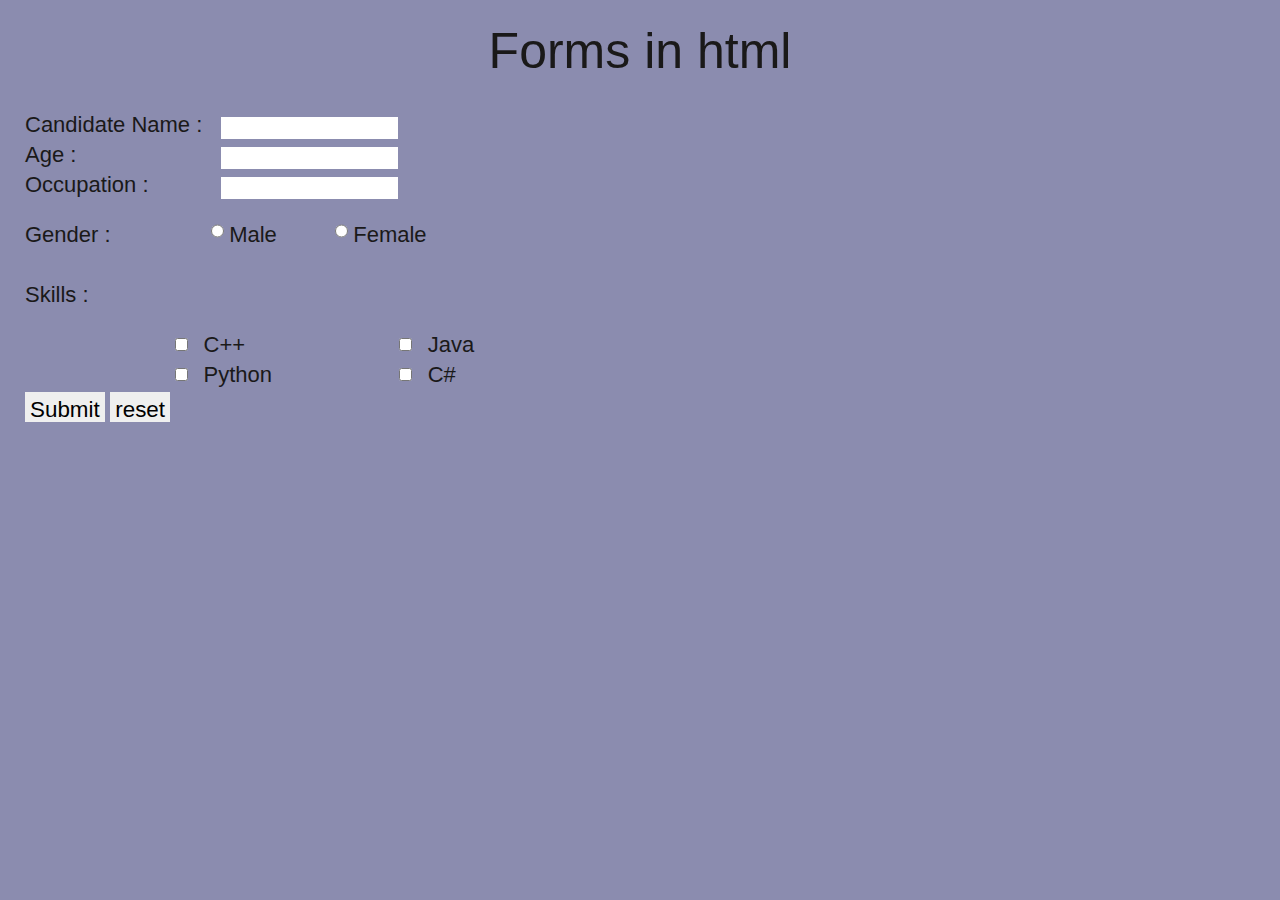
<file: Day 2/index.html>
<!DOCTYPE html>
<html lang="en">
<head>
    <meta charset="UTF-8">
    <meta name="viewport" content="width=device-width, initial-scale=1.0">
    <link rel="stylesheet" href="style.css">
    <title>Document</title>
</head>
<body>
    

<h1 class="title-top">Forms in html</h1>

<form action="">
<label for="Name">Candidate Name :</label>
<input type="text" id="Name"> 
<br>
<label for="Age">Age :</label>
<input type="number" id="Age" name="Age">
<br>
<label for="Occupation">Occupation :</label>
<input type="text" id="Occupation">
<br>
<div class="Gender">
    <label for="Gender">Gender :</label>
<input type="radio" name="gender" id="male">
<label for="male">Male</label>
<input type="radio" name="gender" id="female">
<label for="female">Female</label>

</div>




<br>
<label for="Skills">
    Skills :
</label>
<br>

<div class="boxes">
    <input type="checkbox" name="" id="C++"> 
<label for="C++">C++</label>
<input type="checkbox" name="" id="Java"> 
<label for="Java">Java</label>
<br>
<input type="checkbox" name="" id="Python"> 
<label for="Python">Python</label>
<input type="checkbox" name="" id="C#"> 
<label for="C#">C#</label>

</div>


<div class="buttons">
    <input type="submit" value"submit" id="submit">
<input type="reset" value="reset" id="reset">

</div>


</form>









</body>
</html>
</file>
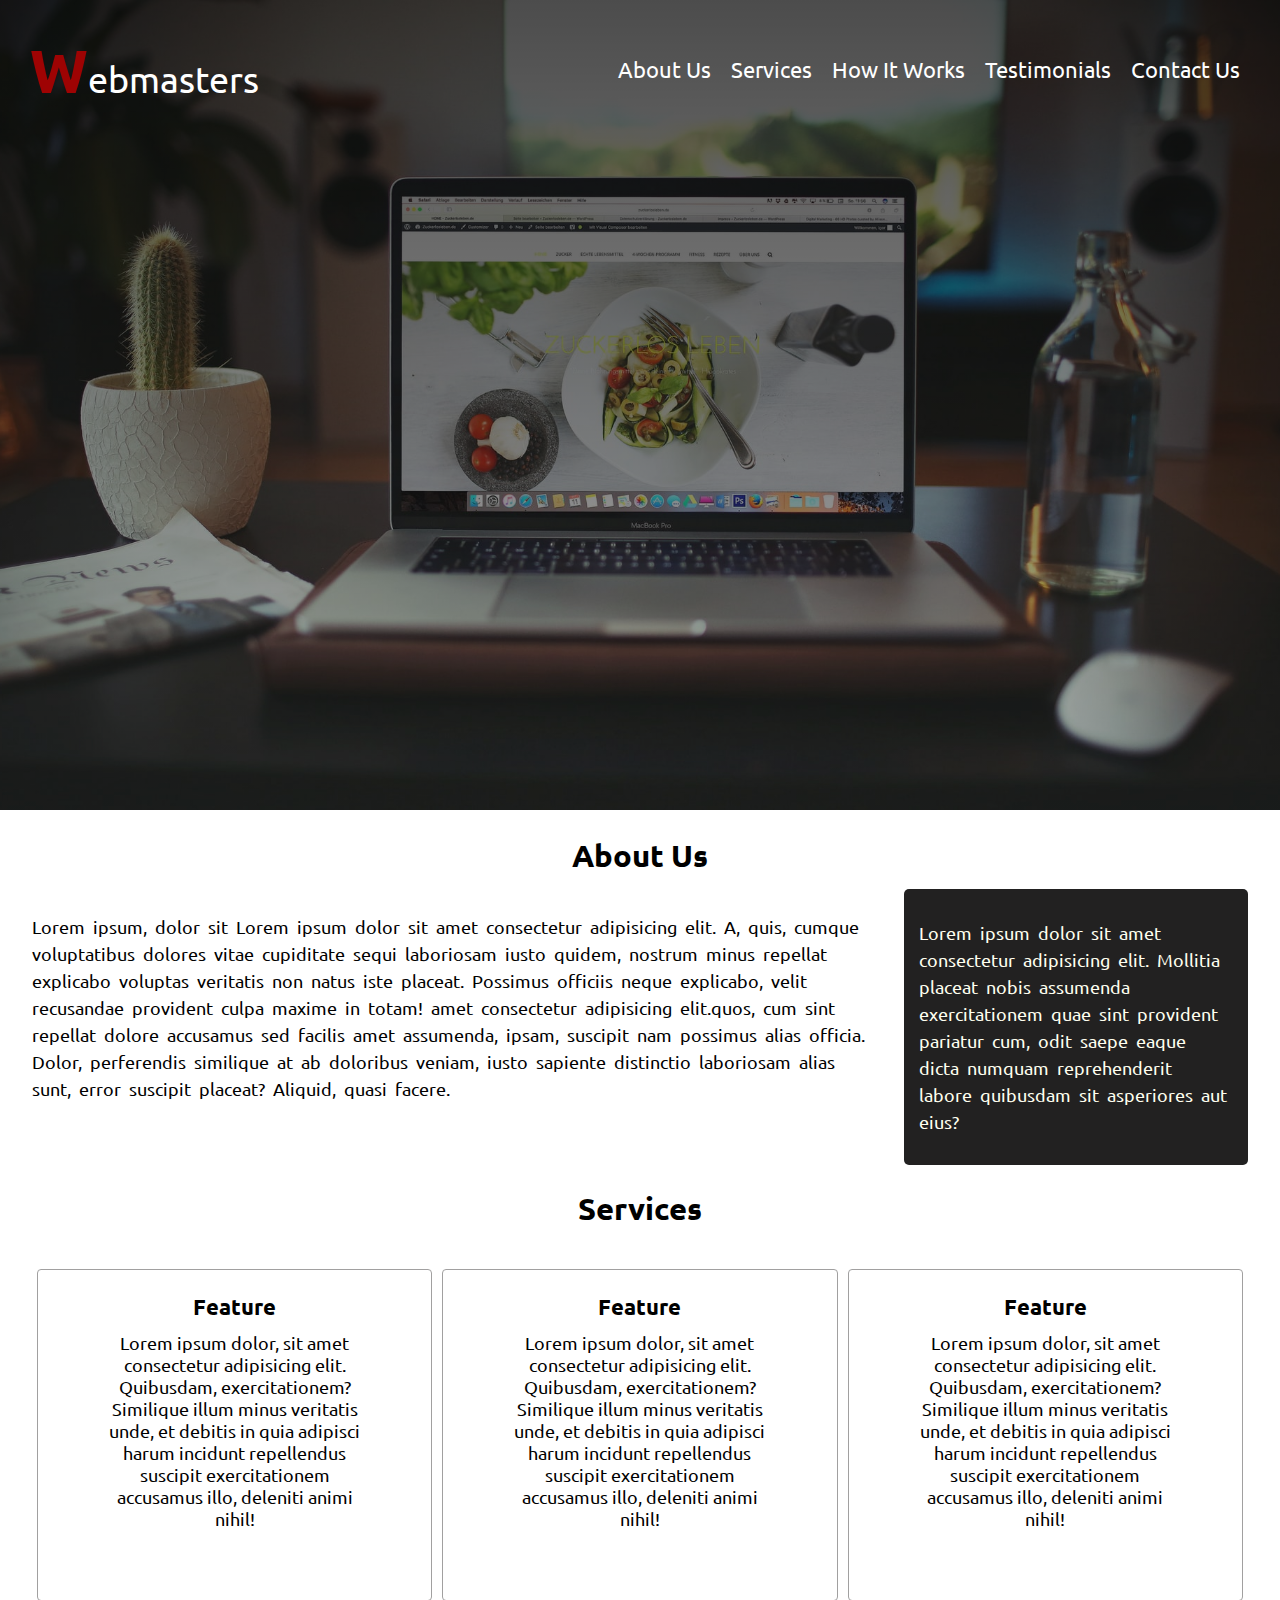
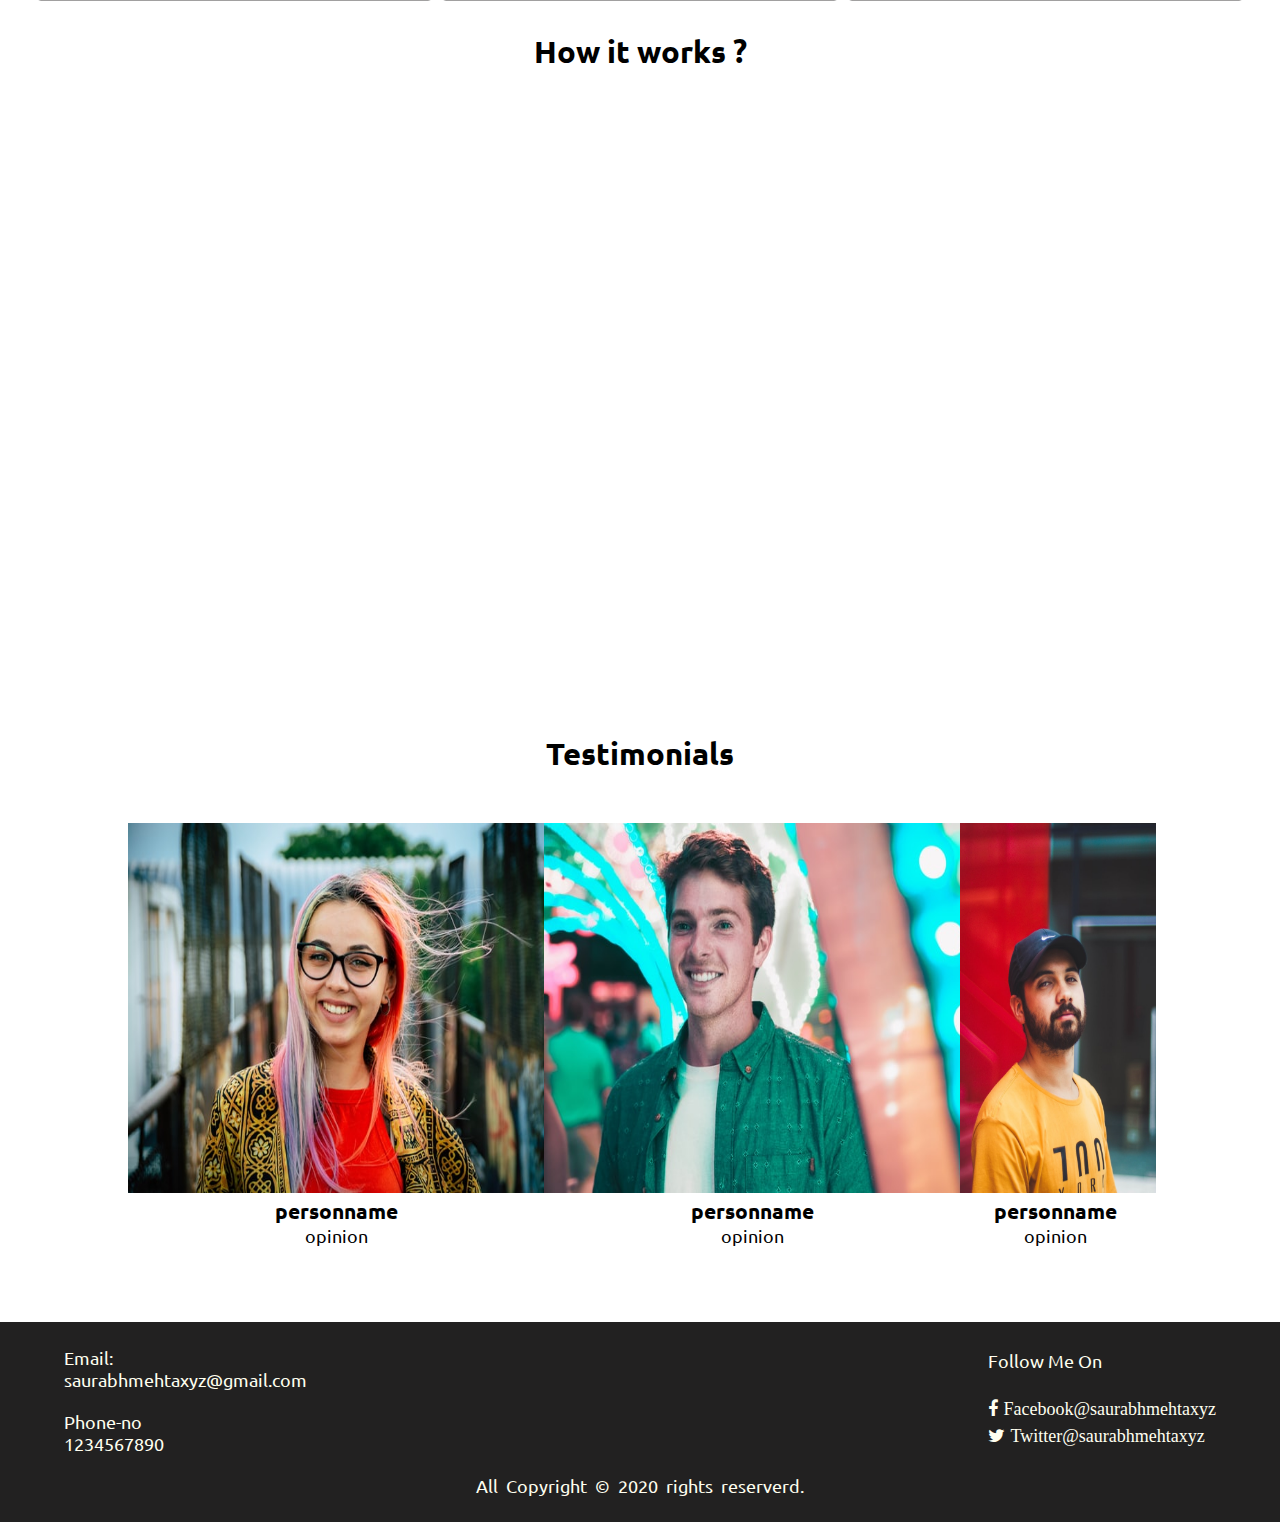
<file: Day 3/index.html>
<!DOCTYPE html>
<html lang="en">
<head>
    <meta charset="UTF-8">
    <meta name="viewport" content="width=device-width, initial-scale=1.0">
    <title>Site | Homepage</title>
    
    <!-- Google font-->
    <link href="https://fonts.googleapis.com/css2?family=Ubuntu:wght@300;400;700&display=swap" rel="stylesheet">
    
    <!-- Custom CSS -->
    <link rel="stylesheet" href="css/style.css">

    <!-- --------FontAwesome Icons---------- -->
    <link rel="stylesheet" href="https://cdnjs.cloudflare.com/ajax/libs/font-awesome/4.7.0/css/font-awesome.min.css">
</head>
<body>
    <header>
        <nav>
            <div class="main-logo">
                <span>W</span>ebmasters
            </div>
            <div class="nav-menu">
                <div class="nav-links"><a href="#About-us"> About Us</a></div>
                <div class="nav-links"><a href="#Services"> Services</a></div>
                <div class="nav-links"><a href="#How-it-works"> How It Works</a></div>
                <div class="nav-links"><a href="#Testimonials"> Testimonials</a></div>
                <div class="nav-links"><a href="#Contact-us"> Contact Us</a></div>
            </div>
        </nav>
    </header>
    <main>
        <section id="About-us">
            <h3 class="heading">About Us</h3>
            <div class="content">
                <p class ="main-content">Lorem ipsum, dolor sit Lorem ipsum dolor sit amet consectetur adipisicing elit. A, quis, cumque voluptatibus dolores vitae cupiditate sequi laboriosam iusto quidem, nostrum minus repellat explicabo voluptas veritatis non natus iste placeat. Possimus officiis neque explicabo, velit recusandae provident culpa maxime in totam! amet consectetur adipisicing elit.quos, cum sint repellat dolore accusamus sed facilis amet assumenda, ipsam, suscipit nam possimus alias officia. Dolor, perferendis similique at ab doloribus veniam, iusto sapiente distinctio laboriosam alias sunt, error suscipit placeat? Aliquid, quasi facere.</p>
                <p class="sidebar">Lorem ipsum dolor sit amet consectetur adipisicing elit. Mollitia placeat nobis assumenda exercitationem quae sint provident pariatur cum, odit saepe eaque dicta numquam reprehenderit labore quibusdam sit asperiores aut eius?</p>    
            </div>
        </section>
        <section id="Services">
            <h3 class="heading">Services</h3>
            <div class="content">
                <div>
                    <h4>Feature</h4>
                    <p>Lorem ipsum dolor, sit amet consectetur adipisicing elit. Quibusdam, exercitationem? Similique illum minus veritatis unde, et debitis in quia adipisci harum incidunt repellendus suscipit exercitationem accusamus illo, deleniti animi nihil!</p>
                </div>
                <div>
                    <h4>Feature</h4>
                    <p>Lorem ipsum dolor, sit amet consectetur adipisicing elit. Quibusdam, exercitationem? Similique illum minus veritatis unde, et debitis in quia adipisci harum incidunt repellendus suscipit exercitationem accusamus illo, deleniti animi nihil!</p>
                </div>
                <div>
                    <h4>Feature</h4>
                    <p>Lorem ipsum dolor, sit amet consectetur adipisicing elit. Quibusdam, exercitationem? Similique illum minus veritatis unde, et debitis in quia adipisci harum incidunt repellendus suscipit exercitationem accusamus illo, deleniti animi nihil!</p>
                </div>
            </div>
        </section>
        <section id="How-it-works">
            <h3 class="heading">How it works ?</h3>
            <iframe src="https://www.youtube.com/embed/MHns-oaIHIs" frameborder="0" allow="accelerometer; autoplay; clipboard-write; encrypted-media; gyroscope; picture-in-picture" allowfullscreen></iframe>
        </section>
        <section id="Testimonials">
            <h3 class= heading>Testimonials</h3>
            <div class="main-content">
                <div>
                    <img src="img/testimonial-1.jpg" alt="">
                    <h3>personname</h3>
                    <p>opinion</p>
                </div>
                <div>
                    <img src="img/testimonial-2.jpg" alt="">
                    <h3>personname</h3>
                    <p>opinion</p>
                </div>
                <div>
                    <img src="img/testimonial-3.jpg" alt="">
                    <h3>personname</h3>
                    <p>opinion</p>
                </div>
            </div>
        </section>
    </main>
    <footer>
       <section id="Contact-us">
    <div class="info">
        <p>Email:</p>
        <p><a href="saurabhmehta1601@gmail.com">saurabhmehtaxyz@gmail.com</a></p>
        <p>Phone-no</p>
        <p>1234567890</p>
    </div>
    <div class="social-links">
        <p>Follow Me On</p>
        <p><a href="#" class="fa fa-facebook"> Facebook@saurabhmehtaxyz</a>
        <p><a href="#" class="fa fa-twitter"> Twitter@saurabhmehtaxyz</a></p></p>
    </div>    
    </section> 
    <p class="copyright">All Copyright &copy; 2020 rights reserverd.</p>
    </footer>
</body>
</html>
</file>
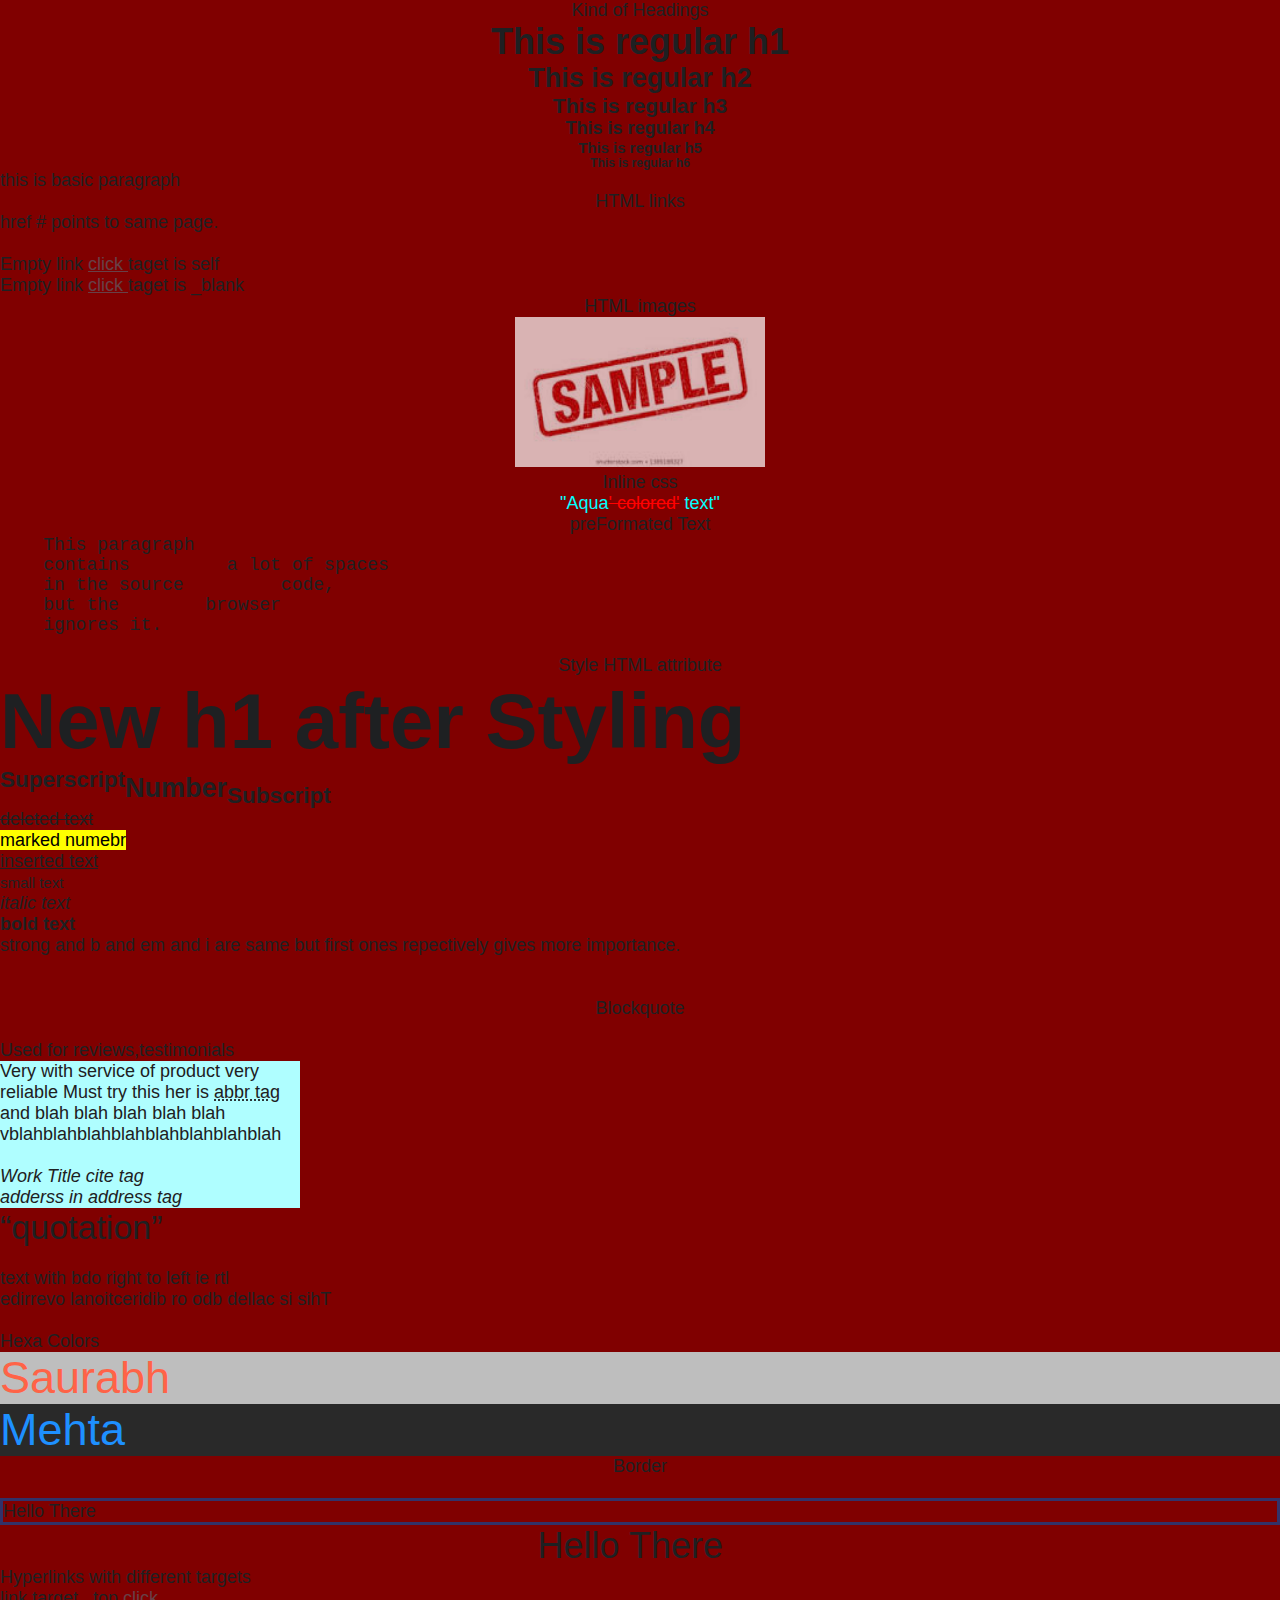
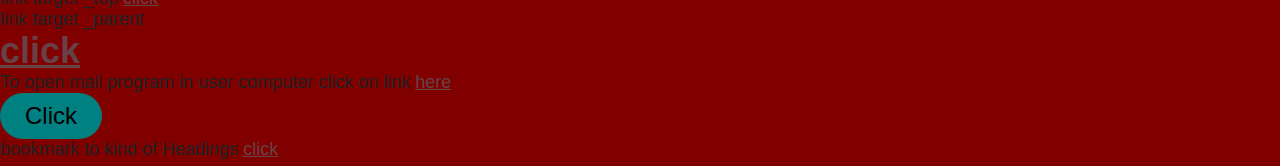
<file: Day1/index.html>
<!-- gettting started with html
Resource w3schools -->

<!DOCTYPE html>
<html lang="en">
<head>
    <meta charset="UTF-8">
    <meta name="viewport" content="width=device-width, initial-scale=1.0">
    <title>Document</title>
<link rel="stylesheet" href="style.css">
</head>
<body style="background-color: maroon;">
<center id="kindsofheadings">Kind of Headings</center>
<center>
    <h1 >This is regular h1</h1>
    <h2>This is regular h2</h2>
    <h3>This is regular h3</h3>
    <h4>This is regular h4</h4>
    <h5>This is regular h5</h5>
    <h6>This is regular h6</h6>

</center>

<p>this is basic paragraph</p>
<center>
    HTML links
</center>
href # points to same page. <br><br>
Empty link <a href="#">click </a> taget is self<br>
Empty link <a href="#" target="_blank">click </a> taget is _blank <br>

<center><p>HTML images</p>
    <img src="[data-uri]"  alt="Sample image" width=250px height=150px>
<p>Inline css</p>
<p style="color:aqua">"Aqua<span style="color:red;text-decoration: line-through;">' colored'</span> text"</p>

</center>





<center>preFormated Text</center>

<pre>
    This paragraph
    contains         a lot of spaces
    in the source         code,
    but the        browser
    ignores it.
    </pre>
    
<center>Style HTML attribute</center>

<h1 style="font-size:78px;font-family: Helvetica;">New h1 after Styling</h1>

<h2><sup>Superscript</sup>Number<sub>Subscript</sub></h2>
<del>deleted text</del><br>
<mark>marked numebr</mark><br>
<ins>inserted text</ins><br>
<small>small text</small><br>
<i>italic text</i><br>
<b>bold text</b><br>
strong and b and em and i are same but first ones repectively gives more importance. <br>
<br><br>
<center>Blockquote</center><br>
Used for reviews,testimonials

<blockquote style="background-color:rgb(175, 254, 255); width:300px;"  >
    Very  with service of product very reliable
Must try this her is <abbr title="this is title">abbr tag </abbr> and blah blah blah blah blah<br>vblahblahblahblahblahblahblahblah <br><br>
<cite>Work Title cite tag</cite>
<address>adderss in address tag</address></blockquote>

<q style="font-size: 34px;">quotation</q><br><br>

text with bdo right to left ie rtl <br>
<bdo dir="rtl">This is called bdo or bidirectional override  </bdo>
<br><br>
Hexa Colors

<p style="color:tomato;font-size: 45px;background-color: #bebebe;">Saurabh</p>
<p style="color:dodgerblue;font-size: 45px;background-color: #292929;">Mehta</p>
<center>Border</center>
<br>
<p style="border:rgb(50, 50, 105) 3px solid">Hello There</p>

<!-- CSS Started -->
<h1 class="heading1">
    Hello There
</h1>
<br>

Hyperlinks with different targets
<br>
link target _top <a href="https://www.google.com" target="_top">click</a>
<br>
link target _parent
<h1>
    <a href="https://www.google.com" target="_parent">click</a>
</h1>

To open mail program in user computer 
click on link <a href="mailto:saurabhmehta089@gmail.com">here</a>
<br>

<button ><a href="#">Click</a></button>
<br>
bookmark to kind of Headings
<a href="#kindsofheadings">click</a>






</body>
</html>
</file>
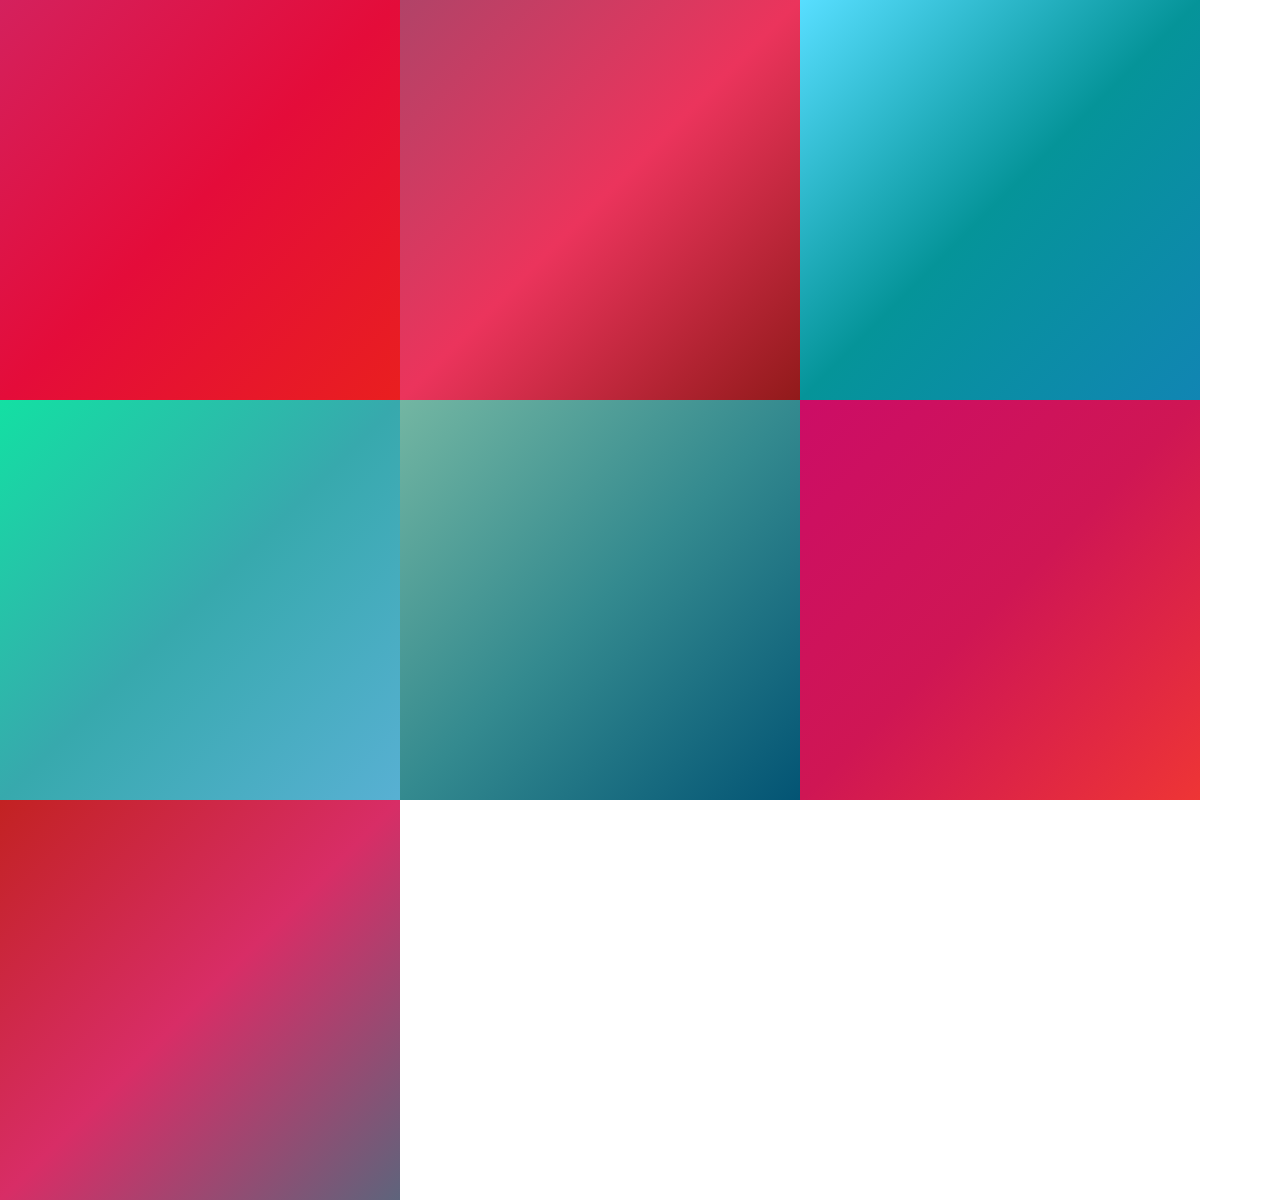
<file: Day 4/Gradients/index.html>
<!DOCTYPE html>
<html lang="en">
<head>
    <meta charset="UTF-8">
    <meta name="viewport" content="width=device-width, initial-scale=1.0">
    <title>Background</title>
    <link rel="stylesheet" href="style.css">
</head>
<body>
    <div class="container">
        <div class="box1">

        </div>
        <div class="box2">

        </div>
        <div class="box3">

        </div>
        <div class="box4">

        </div>
        <div class="box5">

        </div>
        <div class="box6">

        </div>
        <div class="box7">

        </div>
    </div>
</body>
</html>
</file>
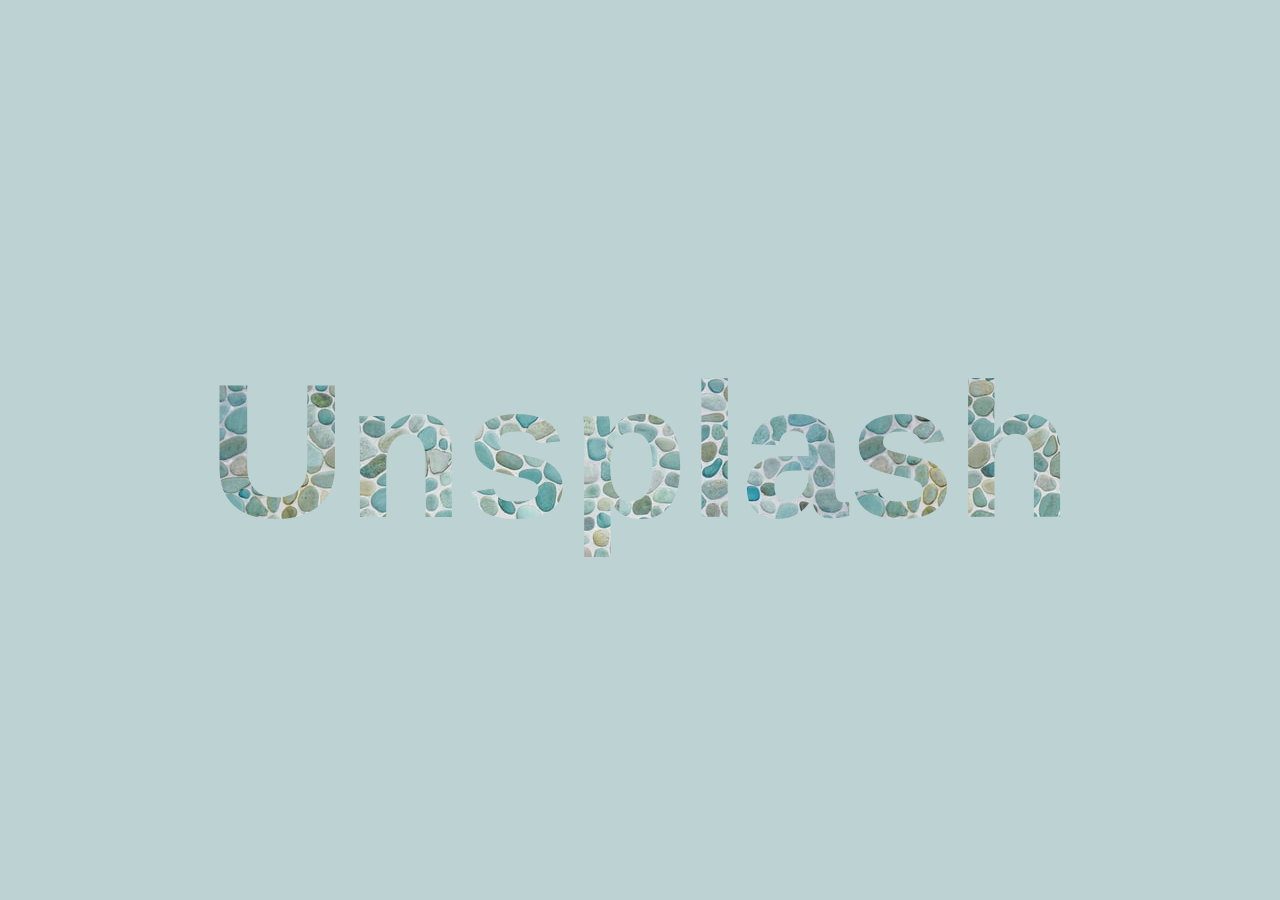
<file: Day 4/Text with background/index.html>
<!DOCTYPE html>
<html lang="en">
<head>
    <meta charset="UTF-8">
    <meta name="viewport" content="width=device-width, initial-scale=1.0">
    <link rel="stylesheet" href="style.css">
    <title>Document</title>
</head>
<body>
    <div class="container">
        <h1 class="myText">Unsplash</h1>
    </div>
</body>
</html>
</file>
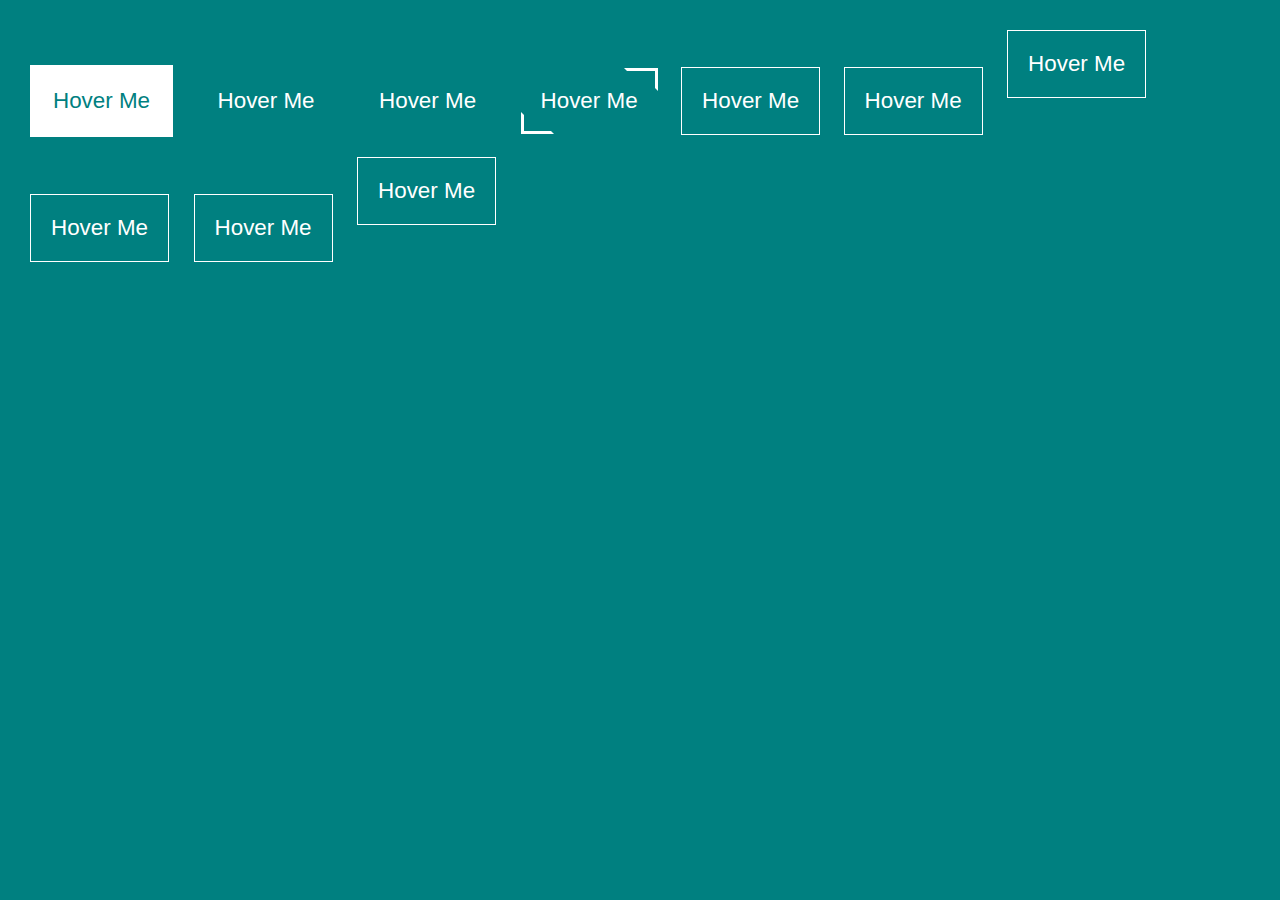
<file: Day 5/Button Transitions/index.html>
<!DOCTYPE html>
<html lang="en">
<head>
    <meta charset="UTF-8">
    <meta name="viewport" content="width=device-width, initial-scale=1.0">
    <link rel="stylesheet" href="style.css">
    <title>Document</title>
</head>
<body>
    
<div class="container">

<div class="button" id="one">Hover Me</div>
<div class="button" id="two">Hover Me</div>
<div class="button" id="three">Hover Me</div>
<div class="button" id="fourth">Hover Me</div>
<div class="button" id="fifth">Hover Me</div>
<div class="button" id="sixth">Hover Me</div>
<div class="button" id="seventh">Hover Me</div>
<div class="button" id="eighth">Hover Me</div>
<div class="button" id="nine">Hover Me</div>
<div class="button" id="tenth">Hover Me</div>

</div>


</body>
</html>
</file>
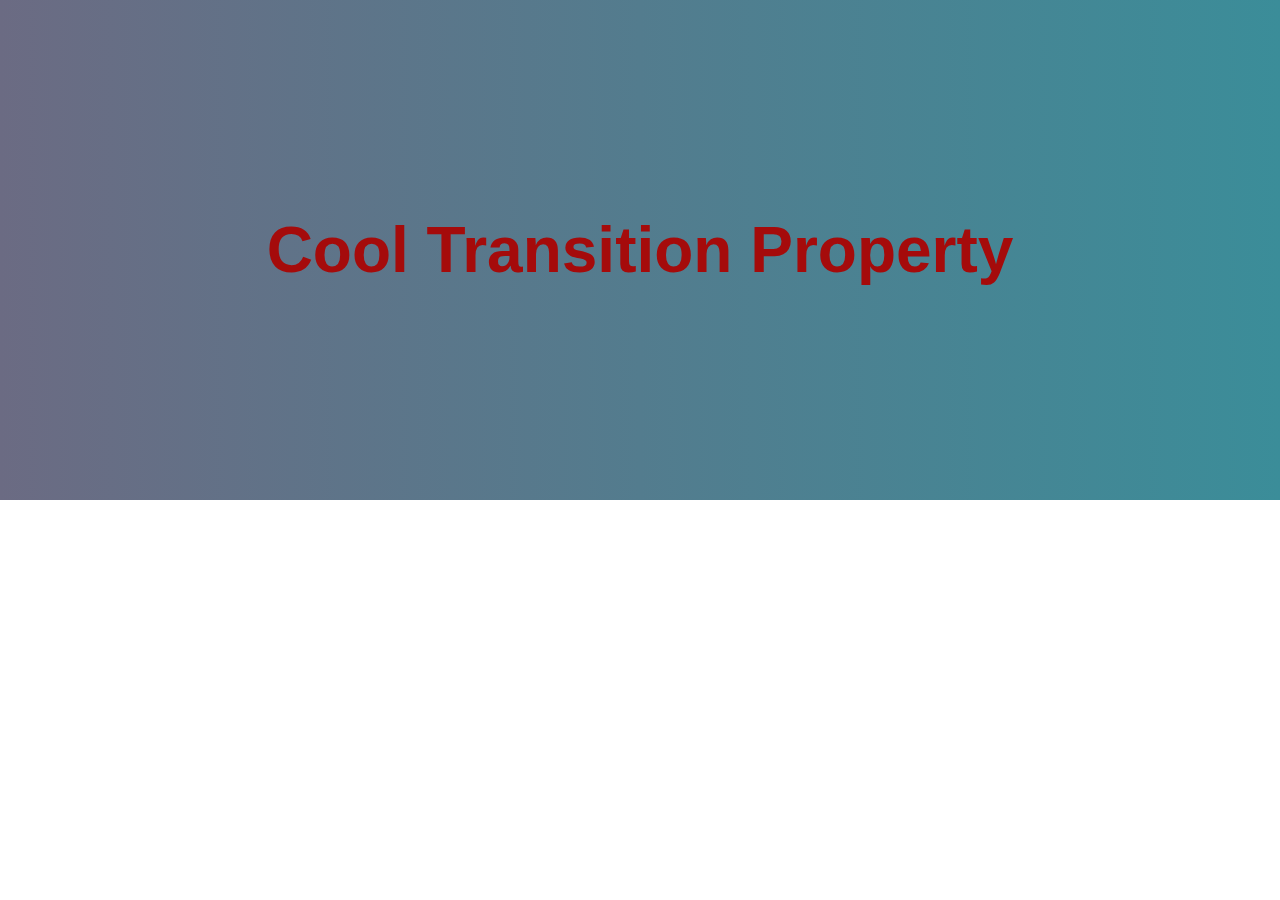
<file: Day 5/Changing gradient backgrounds/index.html>
<!DOCTYPE html>
<html lang="en">
<head>
    <meta charset="UTF-8">
    <meta name="viewport" content="width=device-width, initial-scale=1.0">
    <link rel="stylesheet" href="style.css">
    <title>Gradients</title>
</head>
<body>
    <div class="container">
        <h1 class="text">
            Cool Transition Property
        </h1>
    </div>
</body>
</html>
</file>
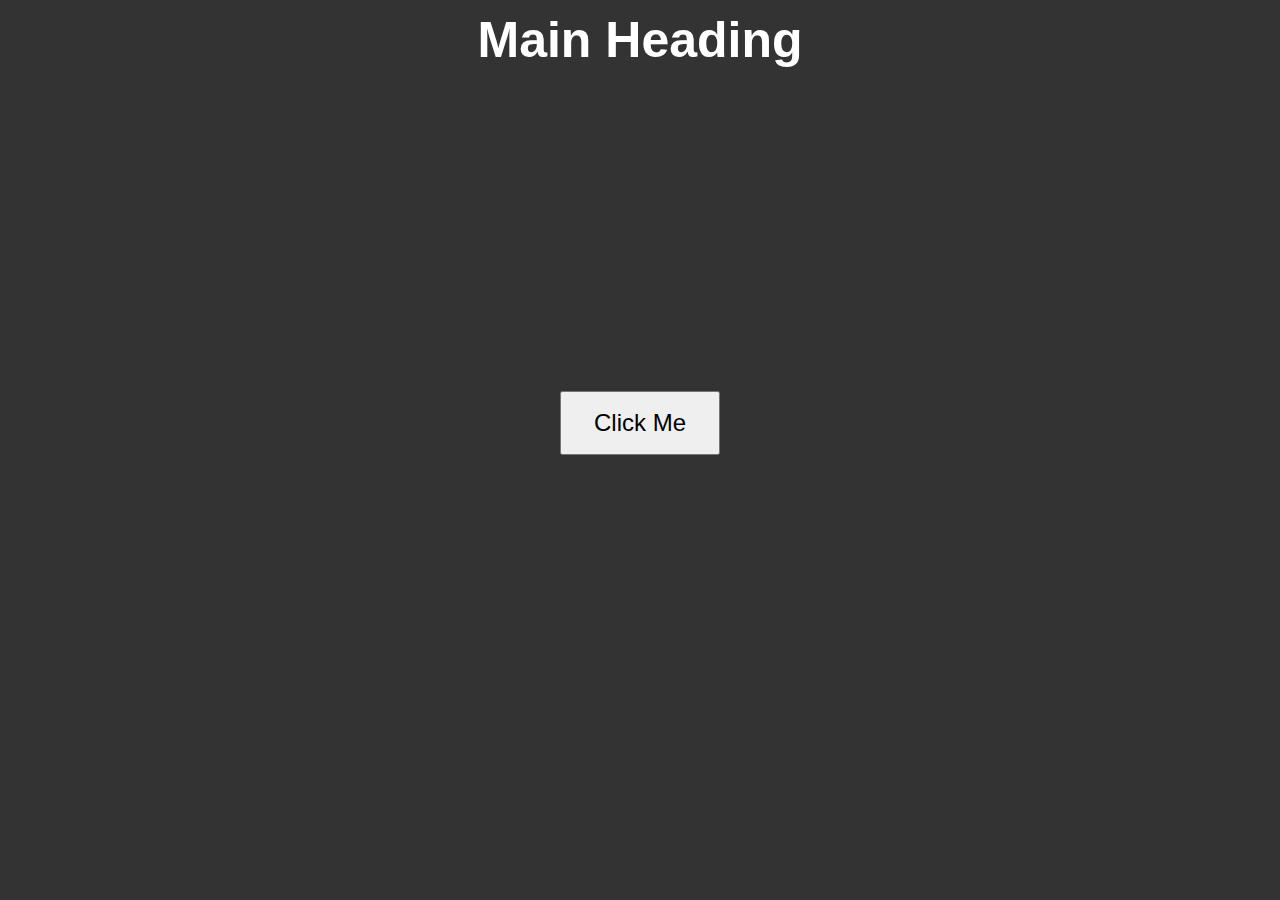
<file: Day 4/CSS Animations/example.html/example.html>
<!DOCTYPE html>
<html lang="en">
<head>
    <meta charset="UTF-8">
    <meta name="viewport" content="width=device-width, initial-scale=1.0">
    <link rel="stylesheet" href="example.css">
    <title>example</title>
</head>
<body>
    <h1>
        Main Heading
    </h1>
    <p>
Lorem ipsum dolor sit, amet consectetur adipisicing elit. Eum eaque, laborum animi, magni iusto perspiciatis omnis placeat nisi quod inventore assumenda quam tempore explicabo obcaecati ea distinctio! Aliquam, in ea!
    </p>
    <button>
        Click Me 
    </button>
    
</body>
</html>
</file>
<file: Day 2/style.css>
*{
    padding: 0;
    margin: 0;
    box-sizing: border-box;
}

body{
background-color: rgb(139, 140, 175);
color: rgb(26, 25, 25);
font-size: 20px;
font-family: Helvetica;
}

h1{
    font-weight: 300;
    margin-bottom: 15px;
}
.title-top{
    font-size: 250%;
    margin-top: 22px;
    text-align: center;
}
form{
    margin: 30px auto 0 25px;
    line-height: 30px;
}

label{
    display: inline-block;
    width:190px;
    font-size: 22px;
}

input{
    height: 22px;
    border:none;  
}
.Gender{
    margin-top: 20px;
}
.Gender :nth-child(2){
    margin-left: 80px;
}
.Gender :nth-child(2n){
   margin-top: px;
    width: 13px;
}
.Gender label{
width:100px;
}




.boxes{
    margin: 20px auto 0 150px;
}
.boxes input{
    height: 15px;   
}

.boxes label{
    margin-left: 10px;
}
.buttons input{
    padding: 5px ;
    font-size: 1.4rem;
    vertical-align: middle;
    height: 30px;
}
.buttons input:hover,
.buttons input:hover:click{
    background-color: rgb(156, 154, 151);
border: 0;
}
</file>
<file: Day 3/css/style.css>
*{
    padding: 0;
    margin: 0;
    box-sizing: border-box;
}

body{
    font-size: 18px;
    font-family: 'Ubuntu', sans-serif;
    max-width: 100%;
}

header{
    height: 90vh;
    background: linear-gradient(rgba(0,0,0,0.7),rgba(0,0,0,0.3)), url("../img/header-background.jpg");
    background-position: center center;
    background-size: cover;
    color: #fff;
}
/* --------------global---------------- */
   .heading{
    font-size: 1.7em;
   text-align: center;
   margin: 2% auto 3% auto; 
}

/* ---------------header--------------- */


header nav{
    display: flex;
    padding: 30px;
}
header nav div.main-logo {
    font-size:2em ;
}
header nav div.main-logo span{
    font-size: 1.7em;
    color: rgb(158, 3, 3);
    font-weight: 600;
}
header nav div.nav-menu {
    display: flex;
    align-items: center;
    margin-left: auto;
}
header nav div.nav-menu div.nav-links a{
    color: #fff;
    text-decoration: none;
    padding: 10px;
    font-size:1.2em;
}

/* -------------------main-content---------------- */

#About-us div.content{
   display: flex;
   width: 95%;
   margin: auto;
   line-height: 150%;
   word-spacing: 4px;
}
#About-us div.content p.main-content{
   flex-basis: 1.4;
   padding-right: 30px;  
}

#About-us div.content p.sidebar{

    background-color: rgb(34, 33, 33);
    color: ivory;
    margin-top: -2%;
    border-radius: 5px;
    padding-top: 30px;
    padding-left: 15px;
    padding-right: 15px;
    padding-bottom: 30px;

}

#Services{
    width: 95%;
    margin: 0 auto;
}
#Services div.content {
    display: flex;
}
#Services div.content div{
    text-align: center;
    border: 1px solid rgb(161, 160, 160);
    border-radius: 4px;
    padding: 15px;
    margin: 5px;
}
#Services div.content div h4{
    font-size: 1.2em;
    margin: 2% auto -12% auto;
}
#Services div.content div p{
    padding: 55px;
}

/* -------------------how it works--------------------------- */
#How-it-works{
    text-align: center;
}
#How-it-works iframe{
    width:1100px;
   height: 600px;
}
/* ----------------testimonials-------------------- */
#Testimonials{
    width: 80%;
    margin: auto;
    text-align: center;
}
#Testimonials>h3{
    margin-bottom: 50px;
}

#Testimonials div.main-content{
    display: flex;
}
#Testimonials div.main-content{
    padding: auto;
}
#Testimonials div.main-content div img{
    width: 110%;
    height: 370px;
    padding-right: 15px;
}


/* -----------------footer------------- */

footer{
    margin-top:75px;
    color: #fffff0;
    background-color: rgb(34, 33, 33);
    padding: 25px 5%;
}
#Contact-us{
    display: flex;
}
#Contact-us div.social-links{
    margin-left: auto;
}
#Contact-us div.info p:nth-child(2n)
{
    padding-bottom: 20px;
}

#Contact-us p a{
color: #fffff0;
text-decoration: none;
}
#Contact-us div.social-links p{
    line-height: 150%;
}
#Contact-us div.social-links p:first-child{
    margin-bottom: 20px;
}
footer p.copyright{
    text-align: center;
    word-spacing: 4px;
}

/* -------------------------media queries-------------------------- */

@media (max-width:1027px)
{   
    header{
        height: 50vh;
    }
    header nav div.nav-menu{
        margin-top: 2.15%;
    }

    #How-it-works iframe{
        width: 85%;
        height: 500px;
    }

}

@media (max-width:390px){

    header{
        text-align: center;
    }
    header nav,header nav div.nav-menu{
        flex-wrap: wrap;
    }
    header nav div.main-logo{
        margin-bottom: 30px;
    }
    header nav div{
        width: 100%;
        margin-top: 7px;
    }
    #About-us div.content{
        flex-wrap: wrap;
    }
    #About-us div.content p{
        width: 100%;
        padding:15px ;
    }
    #Services div.content{
        flex-wrap: wrap;
    }
    #Services div.content div h4{
        margin-bottom: 5px;
    }
    #Services div.content div p{
        padding: 5px;
    }
    #How-it-works iframe{
        width: 75%;
        height: 250px;
        margin:auto;
    }
    #Testimonials div.main-content{
        flex-wrap: wrap;
    }
    #Testimonials div.main-content div img{
        height: 300px;
        width: 90%;
    }
    #Testimonials div.main-content div p{
        margin-bottom: 15px;

    }
    
    #Contact-us{
        display: block;
    }
    footer p.copyright{
        margin-top: 20px;
    }
    
}
</file>
<file: Day1/style.css>
*{
    padding: 0 ;
    margin: 0;
}

body{color: rgb(30, 32, 34);
    font-size: 18px;
    font-family:  Helvetica, sans-serif;
}

h1.heading1{
    display: inline-block;
    margin-left: 42%;
    font-weight: 300;
   /* text-align: center; */


}
img{
    opacity: 0.7;
    transition: 0.2s;
}
img:hover{
    transform: scale(0.9);
    opacity: 1;
}
a{
    color:rgb(104, 64, 71);
    transition: 0.2s;
   }
a:hover{
    font-size:110% ;
}
button a{
    color: 
    #000;
    text-decoration: none;
}
button{
    font-size: 24px;
    border-radius: 45px;
    padding:9px 25px;
    background-color: teal;
    color: #000;
    border: 0px;
    transition: 0.2s;
     
}
button:hover{
    background-color: #000;
}
button a:hover{
    color:teal;
    
}
</file>
<file: Day 4/Gradients/style.css>
*{
    margin: 0;
    padding: 0;
}
.container{
    width: 100%;
    display: flex;
    flex-wrap: wrap;
}
.box1{
    width: 400px ;
    height: 400px;
    background: linear-gradient(to right bottom,#d4215d,#e40c3a,#e91f1f);
   
}
.box2{
    width: 400px ;
    height: 400px;
    background: linear-gradient(to right bottom,#b14368,#eb345c,#911a1a);
}
.box3{
    width: 400px ;
    height: 400px;
    background: linear-gradient(to right bottom,#58deff,#059499,#1185b3);
}
.box4{
    width: 400px ;
    height: 400px;
    background: linear-gradient(to right bottom,#13e0a3,#37a9ad,#58b0d3);
}
.box5{
    width: 400px ;
    height: 400px;
    background: linear-gradient(to right bottom,#73b6a2,#348a8f,#035474);
}
.box6{
    width: 400px ;
    height: 400px;
    background: linear-gradient(to right bottom,#cc0d66,#cf1654,#ee3535);
}
.box7{
    width: 400px ;
    height: 400px;
    background: linear-gradient(to right bottom,#c22222,#d82d66,#5e647c);
}
</file>
<file: Day 4/Text with background/style.css>
body{
    margin: 0;
    padding: 0%;
    font-family: Verdana, Geneva, Tahoma, sans-serif;
}
.container{
     height: 100vh;
    display: flex;
    flex-direction: column;
    background-color: rgb(90, 146, 146,0.4);
    align-items: center;
    justify-content: center;
}
.myText{
    background: url("jason-dent-y9CFVVirBB8-unsplash.jpg")  ;
  background-clip: text;
  -webkit-background-clip: text;
    padding: 0;
    margin: 0;
    font-size: 12rem;
   color: transparent;
    
}
</file>
<file: Day 5/Button Transitions/style.css>
*{
    margin: 0;
    padding: 0;
    box-sizing: border-box;
}

body{
    background: teal;
    font-family: Arial, Helvetica, sans-serif;
}

.container{
    padding: 20px;
    
}

.button{
    text-align: center;
    display: inline-block;
    font-size: 1.4em;
    padding: 20px;
    color: #fff;
    margin: 10px;
    cursor: pointer;
}

#one{
    background-color: #fff;
    color: teal;
    border: 3px solid transparent;
    transition: all 0.3s;
}

#one:hover{
    background: transparent;
    color: #fff;
    border: 3px solid #fff;
}


#two{
    position: relative;
}
#two:before{
    content: "";
    position: absolute;
    bottom: 0;
    right: 0;
    width: 0%;
    height: 3px;
    background-color: #fff;
    transition: width 0.3s;
}

#two:after{
    content: "";
    position: absolute;
    right: 0;
    bottom: 0;
    height:0%;
    width: 3px;
    background: #fff;
    transition: height 0.3s;
}
#two:hover:after{  
    height:100%;
}
#two:hover:before{
    width: 100%;
}

#three{
    position: relative;
    transition: letter-spacing 0.3s;
}
#three:hover{
    letter-spacing: 3px;
}

#three:before{
    content: "";
    position: absolute;
    top: 0;
    right: 0;
    width: 0%;
    height: 3px;
    background-color: #fff;
    transition: width 0.3s;
}
#three:after{
    content: "";
    position: absolute;
    bottom: 0;
    left: 0;
    width: 0%;
    height: 3px;
    background-color: #fff;
    transition: width 0.3s;
}

#three:hover:before{
    width: 100%;
}
#three:hover:after{
    width: 100%;
}

#fourth{
    position: relative;
    transition: letter-spacing .3s;
}
#fourth:hover{
    letter-spacing: 3px;
}

#fourth:before,#fourth:after{
    content: "";
    position: absolute;
  
    width: 20%;
    height: 25%;
    border: 3px solid;
    background-color: transparent;
    transition: .3s;
}
#fourth:before{
    top: 0;
    right: 0;
    border-color: #fff #fff transparent transparent;
}
#fourth:after{
    left: 0;
    bottom: 0;
    border-color:transparent transparent #fff #fff  ;  
}
#fourth:hover:before,#fourth:hover:after{
    width: 100%;
    height: 100%;
}

#fifth{
    transition: box-shadow 0.3s;
    position: relative;
}
#fifth:hover{
    box-shadow: inset 0 0 15px#fff;
}
#fifth:before{
    content: "";
    position: absolute;
    border: 1px solid #fff;
    left: -1px;
    top: -1px;
    width: 100%;
    height: 100%;
    transition: border-color 0.3s,transform 0.3s;
}
#fifth:hover:before{
    transform: scale(1.2);
    border-color: transparent;
}

#sixth{
    border: 1px solid #fff;
    position: relative;
    transition: color 0.3s;
}
#sixth:hover{
    color: teal;
}
#sixth:before{
    content: "";
   
    position: absolute;
    top: 0%;
    left: 0;
    height: 100%;
    width: 0;
    background-color: #fff;
    z-index: -1;
    transition: width 0.3s cubic-bezier(.81,.31,.87,.63);

}
#sixth:hover:before{
    width: 100%;
}

#seventh{
    border: 1px solid #fff;
    position: relative;
    overflow: hidden;
    transition: color 0.3s;
}
#seventh:hover{
    color: teal;
}
#seventh:before{
    content: "";
    position: absolute;
    background-color: #fff;
    top: -20px;
    left: -30px;
    transform: rotate(10deg);
    z-index: -1; 
    height: 150%;
    width: 0;
    transition: width 0.3s cubic-bezier(.81,.31,.87,.63)  ;
}
#seventh:hover:before{  
    width: 150%;
}

#eighth{
    position: relative;
    border:1px solid #fff;    
}
#eighth:hover{
    color: teal;
}
#eighth:before{
    content: "";
    width: 100%;
    position: absolute;
    top: 0%;
    left: 0;
    height: 0;
    background-color: #fff;
    transition: height 0.3s cubic-bezier(.81,.31,.87,.63);
    z-index: -1;
}
#eighth:hover:before{
    height: 50%;
}

#eighth:after{
    content: "";
    bottom: 0;
    left: 0;
    width: 100%;
    height: 0;
    position: absolute;
    background-color: #fff;
    transition: height 0.3s cubic-bezier(.81,.31,.87,.63);
    z-index: -1;
}

#eighth:hover:after{
height: 50%;
}

#nine{
    border: 1px solid #fff;
    transition: border-radius 0.3s;
}
#nine:hover{
    border-radius: 50px;
}

#tenth{
    border: 1px solid #fff;
    position: relative;
    overflow: hidden;
}
#tenth:hover{
    color: teal;
}

#tenth:before{
    content: "";
    position: absolute;
    background-color: #fff;
    z-index: -1;
    border-radius: 80%;
    height: 130px;
    width: 0px;
    left: -30px;
    top: -30px;
    transform: rotate(15deg);
    transition: all 0.3s;
}

#tenth:hover:before{
    border-radius: 0%;
    width: 200px;
}
</file>
<file: Day 5/Changing gradient backgrounds/style.css>
*{
    padding: 0;
    margin: 0;
}

.container{
    height: 500px;
    width: 100%;
    background: #aa4b6b;  /* fallback for old browsers */
background: -webkit-linear-gradient(to left, #3b8d99, #6b6b83, #aa4b6b);  /* Chrome 10-25, Safari 5.1-6 */
background: linear-gradient(to left, #3b8d99, #6b6b83, #aa4b6b); /* W3C, IE 10+/ Edge, Firefox 16+, Chrome 26+, Opera 12+, Safari 7+ */
background-size: 200%;
background-position: 0%;
color: #1e0d7e;
font-size: 2rem;
font-weight: 00;
text-align:center;
line-height: 500px;
font-family: Arial, Helvetica, sans-serif;
transition: 2s ease-in;
}

.container:hover{
    color: rgb(165, 11, 11);
  background-position: 100%;
}

h1{
   

}
</file>
<file: Day 4/CSS Animations/example.html/example.css>
*{
    padding: 0;
    margin: 0;
    box-sizing: border-box;
}

body{
    font-family: Arial;
    text-align: center;
    background: #333;
    color: #fff;
}

h1{
    position: relative;
    height: 300px;
    font-size: 50px;
    line-height: 1.6;
    animation-name: heading;
    animation-duration: 3s;
    animation-fill-mode: forwards;
}
p{
    line-height: 1.6;
    position: relative;
    padding: 20px;
    animation-delay: 3s;
    animation-name: para;
    animation-duration: 2s;
    left: -100%;
    animation-fill-mode: forwards;
}

button{
padding:1rem 2rem ;
font-size:24px;
transition-duration: 2s;
transition-delay: 3s;


}
button:hover{
    transform: rotateX(180deg);
}
@keyframes heading{
    0%{top: -50px;}
    100%{top: 230px;}
}

@keyframes para{
    0%{left: -100%;}
    100%{left: 12px;}
}
</file>
